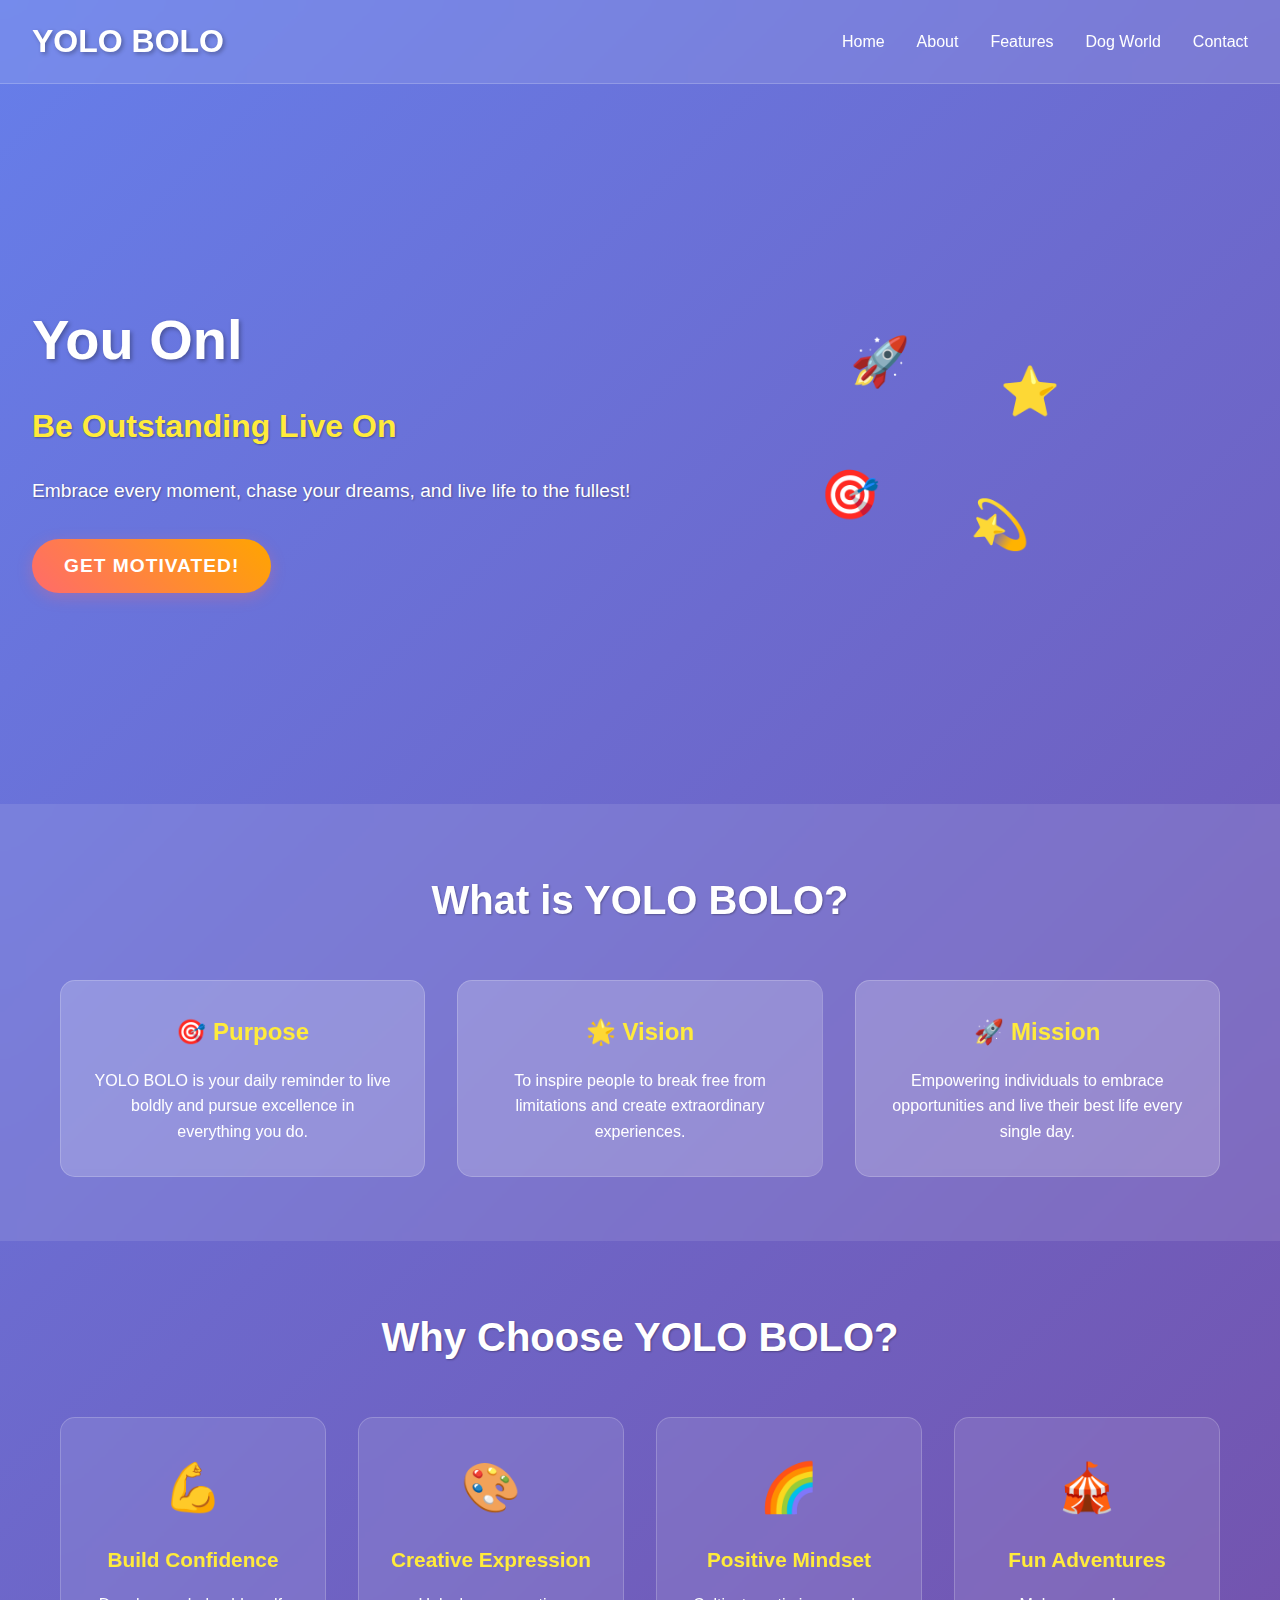
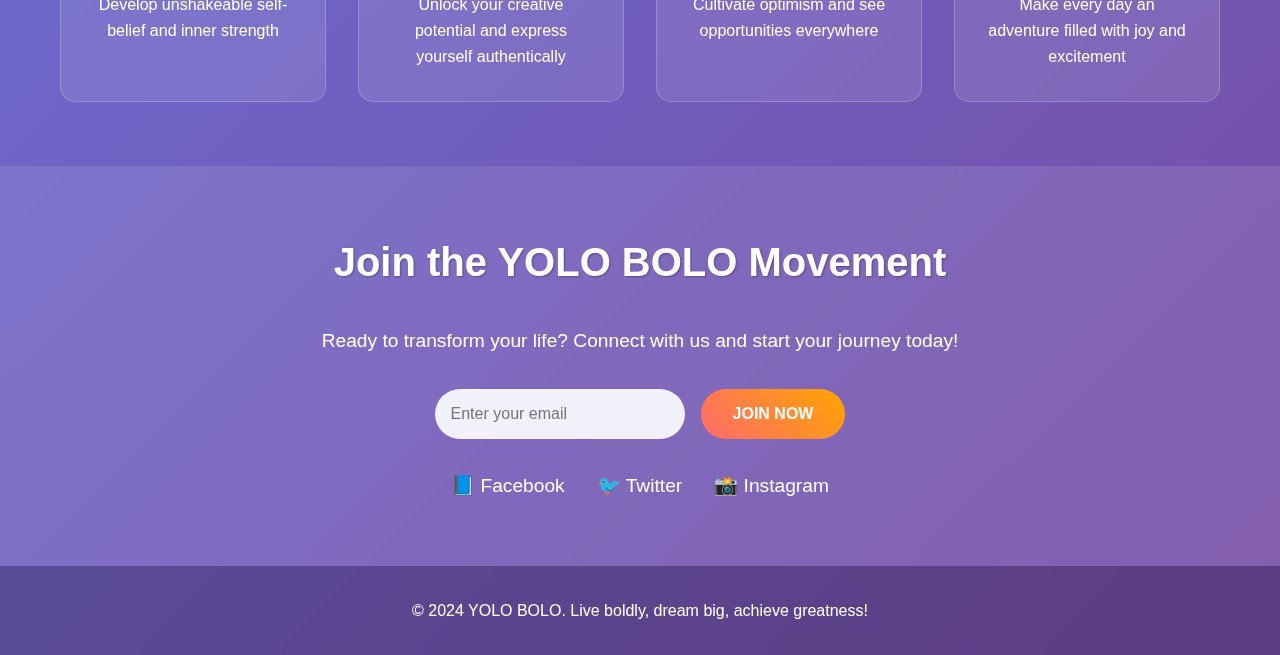
<file: index.html>
<!DOCTYPE html>
<html lang="en">
<head>
    <meta charset="UTF-8">
    <meta name="viewport" content="width=device-width, initial-scale=1.0">
    <title>YOLO BOLO - You Only Live Once, Be Outstanding Live On</title>
    <link rel="stylesheet" href="style.css">
</head>
<body>
    <header>
        <nav>
            <div class="logo">
                <h1>YOLO BOLO</h1>
            </div>
            <ul class="nav-links">
                <li><a href="#home">Home</a></li>
                <li><a href="#about">About</a></li>
                <li><a href="#features">Features</a></li>
                <li><a href="dog.html">Dog World</a></li>
                <li><a href="#contact">Contact</a></li>
            </ul>
        </nav>
    </header>

    <main>
        <section id="home" class="hero">
            <div class="hero-content">
                <h2>You Only Live Once</h2>
                <h3>Be Outstanding Live On</h3>
                <p>Embrace every moment, chase your dreams, and live life to the fullest!</p>
                <button class="cta-button" onclick="showMotivation()">Get Motivated!</button>
            </div>
            <div class="hero-visual">
                <div class="floating-elements" role="img" aria-label="Decorative motivational animations">
                    <div class="element" aria-label="Rocket emoji">🚀</div>
                    <div class="element" aria-label="Star emoji">⭐</div>
                    <div class="element" aria-label="Target emoji">🎯</div>
                    <div class="element" aria-label="Sparkles emoji">💫</div>
                </div>
            </div>
        </section>

        <section id="about" class="about">
            <div class="container">
                <h2>What is YOLO BOLO?</h2>
                <div class="about-grid">
                    <div class="about-card">
                        <h3>🎯 Purpose</h3>
                        <p>YOLO BOLO is your daily reminder to live boldly and pursue excellence in everything you do.</p>
                    </div>
                    <div class="about-card">
                        <h3>🌟 Vision</h3>
                        <p>To inspire people to break free from limitations and create extraordinary experiences.</p>
                    </div>
                    <div class="about-card">
                        <h3>🚀 Mission</h3>
                        <p>Empowering individuals to embrace opportunities and live their best life every single day.</p>
                    </div>
                </div>
            </div>
        </section>

        <section id="features" class="features">
            <div class="container">
                <h2>Why Choose YOLO BOLO?</h2>
                <div class="features-grid">
                    <div class="feature-card">
                        <div class="feature-icon">💪</div>
                        <h3>Build Confidence</h3>
                        <p>Develop unshakeable self-belief and inner strength</p>
                    </div>
                    <div class="feature-card">
                        <div class="feature-icon">🎨</div>
                        <h3>Creative Expression</h3>
                        <p>Unlock your creative potential and express yourself authentically</p>
                    </div>
                    <div class="feature-card">
                        <div class="feature-icon">🌈</div>
                        <h3>Positive Mindset</h3>
                        <p>Cultivate optimism and see opportunities everywhere</p>
                    </div>
                    <div class="feature-card">
                        <div class="feature-icon">🎪</div>
                        <h3>Fun Adventures</h3>
                        <p>Make every day an adventure filled with joy and excitement</p>
                    </div>
                </div>
            </div>
        </section>

        <section id="contact" class="contact">
            <div class="container">
                <h2>Join the YOLO BOLO Movement</h2>
                <div class="contact-content">
                    <p>Ready to transform your life? Connect with us and start your journey today!</p>
                    <div class="contact-form">
                        <input type="email" placeholder="Enter your email" id="emailInput" aria-label="Email address for joining YOLO BOLO movement">
                        <button onclick="joinMovement()" aria-label="Join the YOLO BOLO movement">Join Now</button>
                    </div>
                    <div class="social-links">
                        <a href="#" class="social-link" aria-label="Follow us on Facebook">📘 Facebook</a>
                        <a href="#" class="social-link" aria-label="Follow us on Twitter">🐦 Twitter</a>
                        <a href="#" class="social-link" aria-label="Follow us on Instagram">📸 Instagram</a>
                    </div>
                </div>
            </div>
        </section>
    </main>

    <footer>
        <div class="container">
            <p>&copy; 2024 YOLO BOLO. Live boldly, dream big, achieve greatness!</p>
        </div>
    </footer>

    <script src="utils.js"></script>
    <script src="script.js"></script>
</body>
</html>
</file>
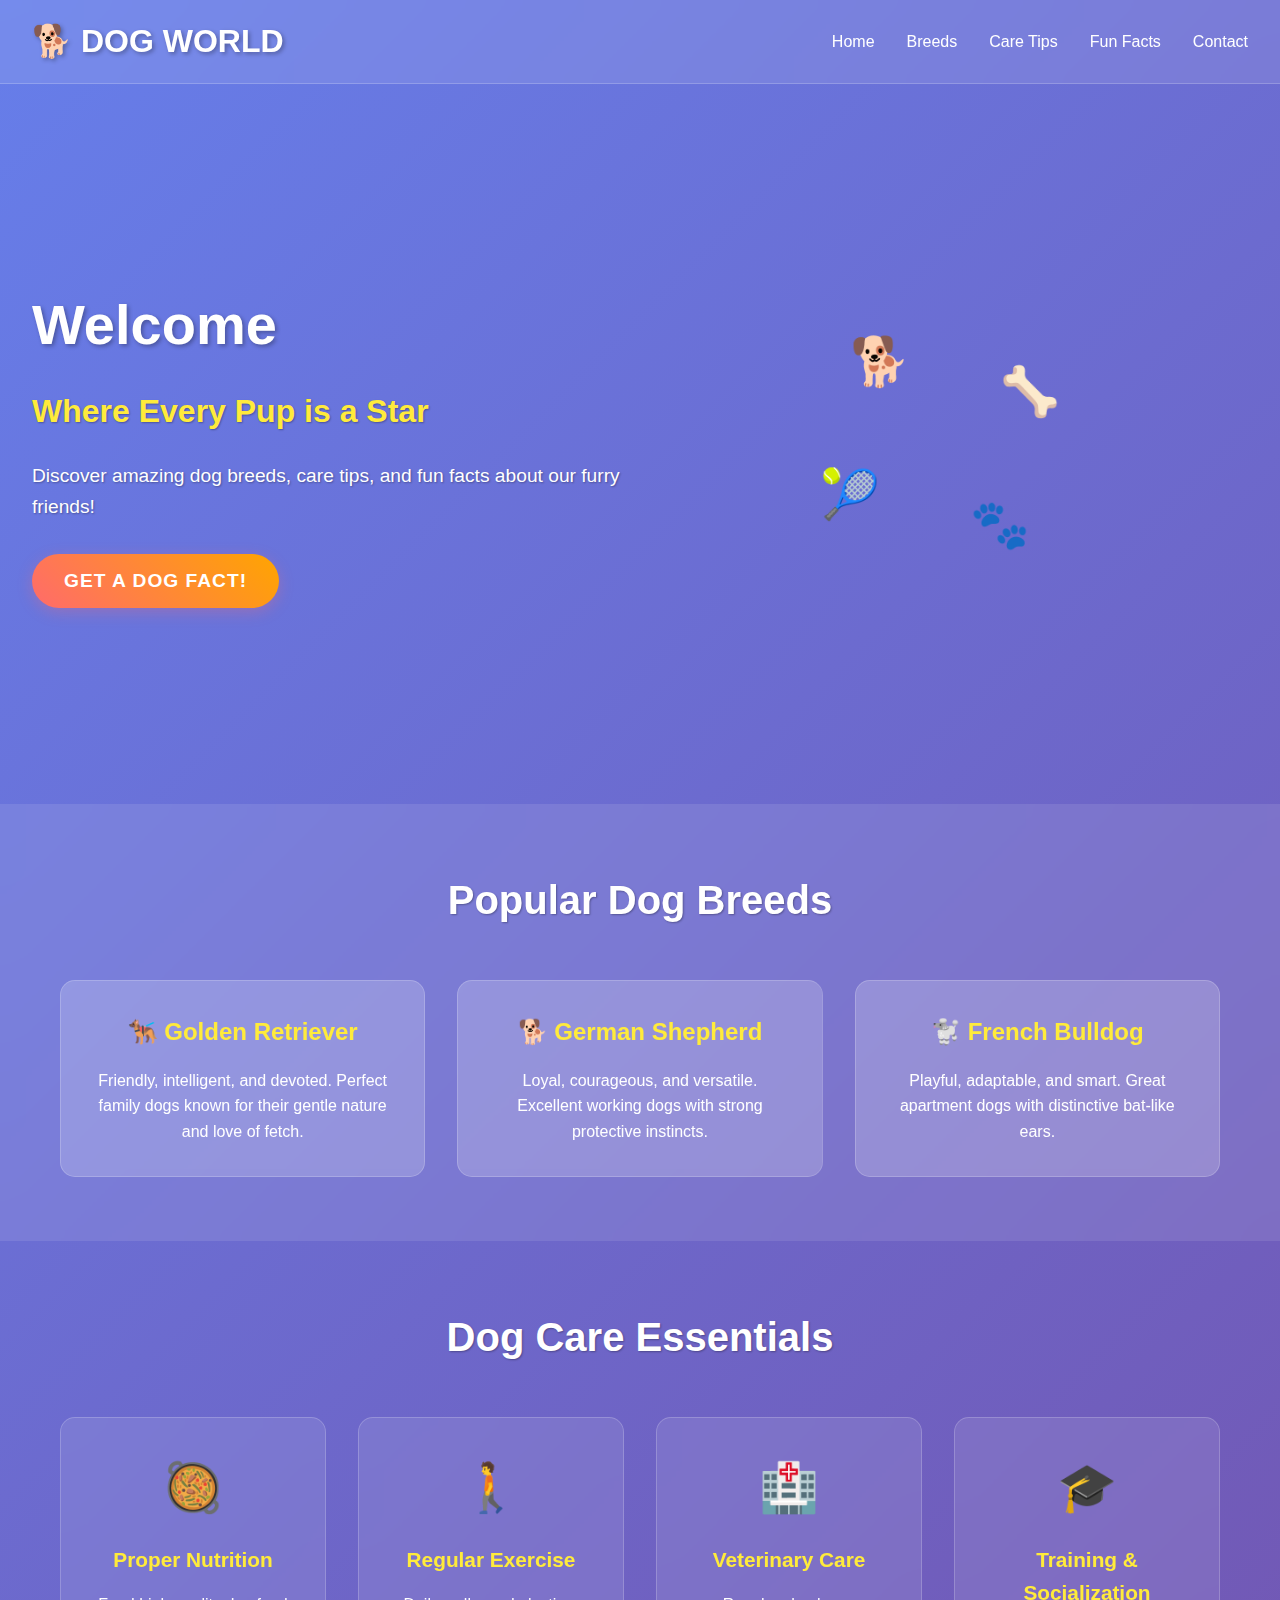
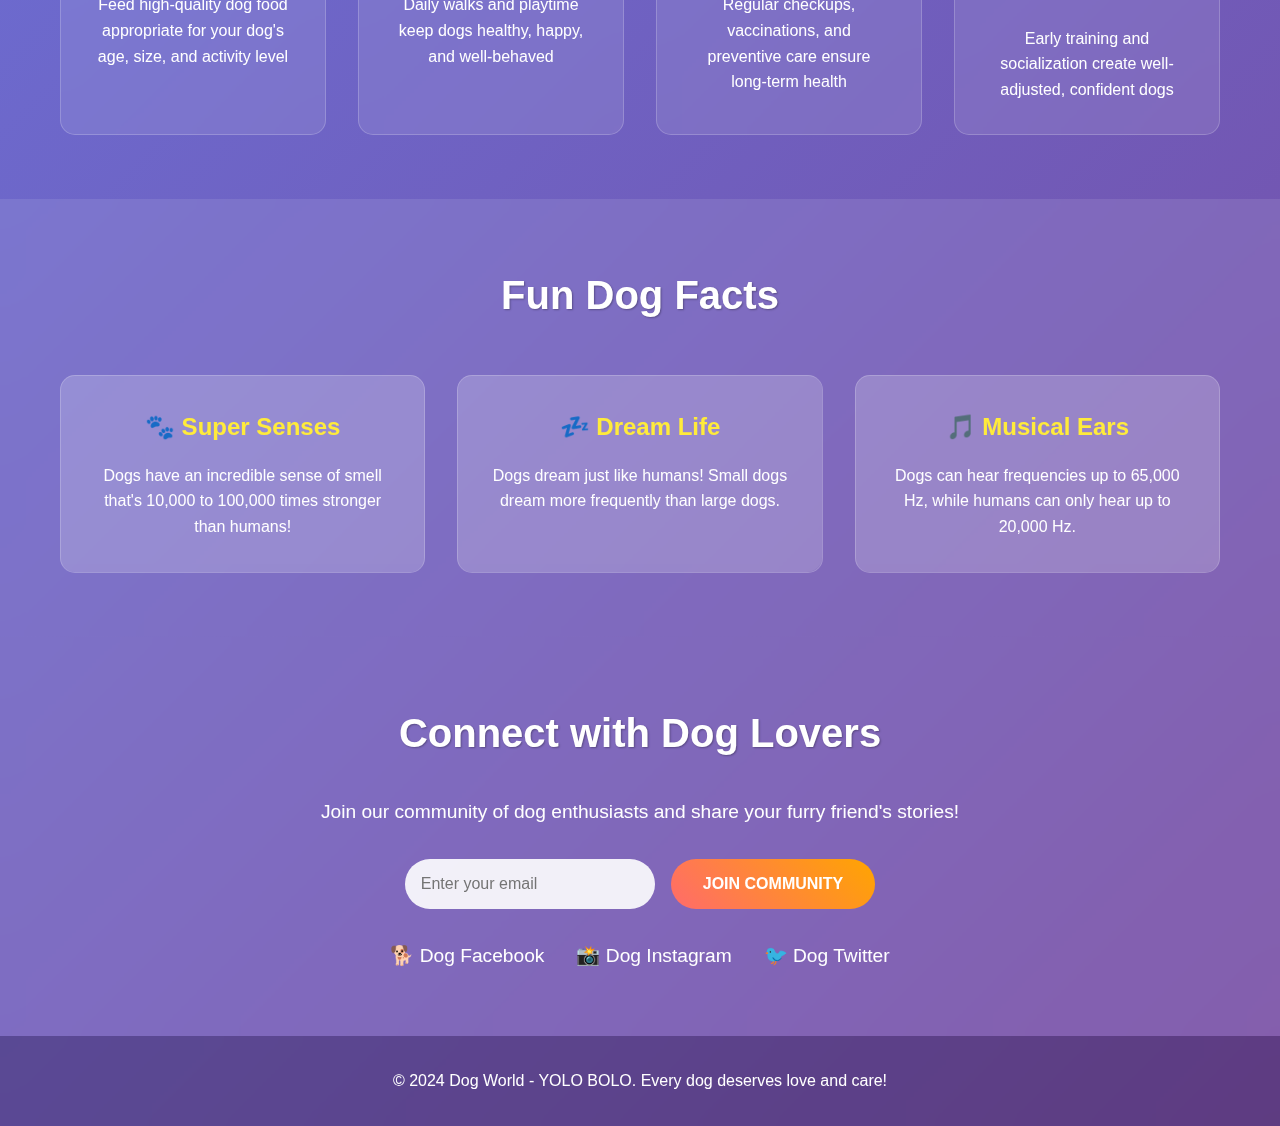
<file: dog.html>
<!DOCTYPE html>
<html lang="en">
<head>
    <meta charset="UTF-8">
    <meta name="viewport" content="width=device-width, initial-scale=1.0">
    <title>Dog World - YOLO BOLO</title>
    <link rel="stylesheet" href="style.css">
</head>
<body>
    <header>
        <nav>
            <div class="logo">
                <h1>🐕 DOG WORLD</h1>
            </div>
            <ul class="nav-links">
                <li><a href="index.html">Home</a></li>
                <li><a href="#breeds">Breeds</a></li>
                <li><a href="#care">Care Tips</a></li>
                <li><a href="#fun">Fun Facts</a></li>
                <li><a href="#contact">Contact</a></li>
            </ul>
        </nav>
    </header>

    <main>
        <section id="home" class="hero">
            <div class="hero-content">
                <h2>Welcome to Dog World!</h2>
                <h3>Where Every Pup is a Star</h3>
                <p>Discover amazing dog breeds, care tips, and fun facts about our furry friends!</p>
                <button class="cta-button" onclick="showDogFact()">Get a Dog Fact!</button>
            </div>
            <div class="hero-visual">
                <div class="floating-elements" role="img" aria-label="Decorative dog-themed animations">
                    <div class="element" aria-label="Dog emoji">🐕</div>
                    <div class="element" aria-label="Bone emoji">🦴</div>
                    <div class="element" aria-label="Tennis ball emoji">🎾</div>
                    <div class="element" aria-label="Paw prints emoji">🐾</div>
                </div>
            </div>
        </section>

        <section id="breeds" class="about">
            <div class="container">
                <h2>Popular Dog Breeds</h2>
                <div class="about-grid">
                    <div class="about-card">
                        <h3>🐕‍🦺 Golden Retriever</h3>
                        <p>Friendly, intelligent, and devoted. Perfect family dogs known for their gentle nature and love of fetch.</p>
                    </div>
                    <div class="about-card">
                        <h3>🐕 German Shepherd</h3>
                        <p>Loyal, courageous, and versatile. Excellent working dogs with strong protective instincts.</p>
                    </div>
                    <div class="about-card">
                        <h3>🐩 French Bulldog</h3>
                        <p>Playful, adaptable, and smart. Great apartment dogs with distinctive bat-like ears.</p>
                    </div>
                </div>
            </div>
        </section>

        <section id="care" class="features">
            <div class="container">
                <h2>Dog Care Essentials</h2>
                <div class="features-grid">
                    <div class="feature-card">
                        <div class="feature-icon">🥘</div>
                        <h3>Proper Nutrition</h3>
                        <p>Feed high-quality dog food appropriate for your dog's age, size, and activity level</p>
                    </div>
                    <div class="feature-card">
                        <div class="feature-icon">🚶</div>
                        <h3>Regular Exercise</h3>
                        <p>Daily walks and playtime keep dogs healthy, happy, and well-behaved</p>
                    </div>
                    <div class="feature-card">
                        <div class="feature-icon">🏥</div>
                        <h3>Veterinary Care</h3>
                        <p>Regular checkups, vaccinations, and preventive care ensure long-term health</p>
                    </div>
                    <div class="feature-card">
                        <div class="feature-icon">🎓</div>
                        <h3>Training & Socialization</h3>
                        <p>Early training and socialization create well-adjusted, confident dogs</p>
                    </div>
                </div>
            </div>
        </section>

        <section id="fun" class="about">
            <div class="container">
                <h2>Fun Dog Facts</h2>
                <div class="about-grid">
                    <div class="about-card">
                        <h3>🐾 Super Senses</h3>
                        <p>Dogs have an incredible sense of smell that's 10,000 to 100,000 times stronger than humans!</p>
                    </div>
                    <div class="about-card">
                        <h3>💤 Dream Life</h3>
                        <p>Dogs dream just like humans! Small dogs dream more frequently than large dogs.</p>
                    </div>
                    <div class="about-card">
                        <h3>🎵 Musical Ears</h3>
                        <p>Dogs can hear frequencies up to 65,000 Hz, while humans can only hear up to 20,000 Hz.</p>
                    </div>
                </div>
            </div>
        </section>

        <section id="contact" class="contact">
            <div class="container">
                <h2>Connect with Dog Lovers</h2>
                <div class="contact-content">
                    <p>Join our community of dog enthusiasts and share your furry friend's stories!</p>
                    <div class="contact-form">
                        <input type="email" placeholder="Enter your email" id="emailInput" aria-label="Email address for joining dog community">
                        <button onclick="joinDogCommunity()" aria-label="Join the dog community">Join Community</button>
                    </div>
                    <div class="social-links">
                        <a href="#" class="social-link" aria-label="Follow us on Facebook for dog content">🐕 Dog Facebook</a>
                        <a href="#" class="social-link" aria-label="Follow us on Instagram for dog photos">📸 Dog Instagram</a>
                        <a href="#" class="social-link" aria-label="Follow us on Twitter for dog updates">🐦 Dog Twitter</a>
                    </div>
                </div>
            </div>
        </section>
    </main>

    <footer>
        <div class="container">
            <p>&copy; 2024 Dog World - YOLO BOLO. Every dog deserves love and care!</p>
        </div>
    </footer>

    <script src="utils.js"></script>
    <script src="dog-script.js"></script>
</body>
</html>
</file>
<file: style.css>
* {
    margin: 0;
    padding: 0;
    box-sizing: border-box;
}

body {
    font-family: 'Arial', sans-serif;
    line-height: 1.6;
    color: #333;
    background: linear-gradient(135deg, #667eea 0%, #764ba2 100%);
    min-height: 100vh;
}

.container {
    max-width: 1200px;
    margin: 0 auto;
    padding: 0 20px;
}

/* Header */
header {
    background: rgba(255, 255, 255, 0.1);
    backdrop-filter: blur(10px);
    position: sticky;
    top: 0;
    z-index: 100;
    border-bottom: 1px solid rgba(255, 255, 255, 0.2);
}

nav {
    display: flex;
    justify-content: space-between;
    align-items: center;
    padding: 1rem 2rem;
}

.logo h1 {
    color: #fff;
    font-size: 2rem;
    font-weight: bold;
    text-shadow: 2px 2px 4px rgba(0, 0, 0, 0.3);
}

.nav-links {
    display: flex;
    list-style: none;
    gap: 2rem;
}

.nav-links a {
    color: #fff;
    text-decoration: none;
    font-weight: 500;
    transition: color 0.3s ease;
}

.nav-links a:hover {
    color: #ffeb3b;
}

/* Hero Section */
.hero {
    display: flex;
    align-items: center;
    justify-content: space-between;
    min-height: 80vh;
    padding: 2rem;
    color: #fff;
}

.hero-content {
    flex: 1;
    max-width: 600px;
}

.hero-content h2 {
    font-size: 3.5rem;
    margin-bottom: 1rem;
    text-shadow: 2px 2px 4px rgba(0, 0, 0, 0.3);
}

.hero-content h3 {
    font-size: 2rem;
    margin-bottom: 1.5rem;
    color: #ffeb3b;
    text-shadow: 1px 1px 2px rgba(0, 0, 0, 0.3);
}

.hero-content p {
    font-size: 1.2rem;
    margin-bottom: 2rem;
    text-shadow: 1px 1px 2px rgba(0, 0, 0, 0.3);
}

.cta-button {
    background: linear-gradient(45deg, #ff6b6b, #ffa500);
    color: #fff;
    border: none;
    padding: 1rem 2rem;
    font-size: 1.2rem;
    font-weight: bold;
    border-radius: 50px;
    cursor: pointer;
    transition: all 0.3s ease;
    text-transform: uppercase;
    letter-spacing: 1px;
    box-shadow: 0 4px 15px rgba(255, 107, 107, 0.3);
}

.cta-button:hover {
    transform: translateY(-2px);
    box-shadow: 0 6px 20px rgba(255, 107, 107, 0.4);
}

.hero-visual {
    flex: 1;
    display: flex;
    justify-content: center;
    align-items: center;
    position: relative;
}

.floating-elements {
    position: relative;
    width: 300px;
    height: 300px;
}

.element {
    position: absolute;
    font-size: 3rem;
    animation: float 6s ease-in-out infinite;
}

.element:nth-child(1) {
    top: 10%;
    left: 20%;
    animation-delay: 0s;
}

.element:nth-child(2) {
    top: 20%;
    right: 10%;
    animation-delay: 1.5s;
}

.element:nth-child(3) {
    bottom: 20%;
    left: 10%;
    animation-delay: 3s;
}

.element:nth-child(4) {
    bottom: 10%;
    right: 20%;
    animation-delay: 4.5s;
}

@keyframes float {
    0%, 100% { transform: translateY(0px); }
    50% { transform: translateY(-20px); }
}

/* Sections */
section {
    padding: 4rem 0;
}

.about {
    background: rgba(255, 255, 255, 0.1);
    backdrop-filter: blur(10px);
    color: #fff;
}

.about h2 {
    text-align: center;
    font-size: 2.5rem;
    margin-bottom: 3rem;
    text-shadow: 1px 1px 2px rgba(0, 0, 0, 0.3);
}

.about-grid {
    display: grid;
    grid-template-columns: repeat(auto-fit, minmax(300px, 1fr));
    gap: 2rem;
}

.about-card {
    background: rgba(255, 255, 255, 0.1);
    padding: 2rem;
    border-radius: 15px;
    text-align: center;
    backdrop-filter: blur(10px);
    border: 1px solid rgba(255, 255, 255, 0.2);
    transition: transform 0.3s ease;
}

.about-card:hover {
    transform: translateY(-5px);
}

.about-card h3 {
    font-size: 1.5rem;
    margin-bottom: 1rem;
    color: #ffeb3b;
}

.features {
    color: #fff;
}

.features h2 {
    text-align: center;
    font-size: 2.5rem;
    margin-bottom: 3rem;
    text-shadow: 1px 1px 2px rgba(0, 0, 0, 0.3);
}

.features-grid {
    display: grid;
    grid-template-columns: repeat(auto-fit, minmax(250px, 1fr));
    gap: 2rem;
}

.feature-card {
    background: rgba(255, 255, 255, 0.1);
    padding: 2rem;
    border-radius: 15px;
    text-align: center;
    backdrop-filter: blur(10px);
    border: 1px solid rgba(255, 255, 255, 0.2);
    transition: all 0.3s ease;
}

.feature-card:hover {
    transform: translateY(-5px);
    box-shadow: 0 10px 30px rgba(0, 0, 0, 0.2);
}

.feature-icon {
    font-size: 3rem;
    margin-bottom: 1rem;
}

.feature-card h3 {
    font-size: 1.3rem;
    margin-bottom: 1rem;
    color: #ffeb3b;
}

.contact {
    background: rgba(255, 255, 255, 0.1);
    backdrop-filter: blur(10px);
    color: #fff;
}

.contact h2 {
    text-align: center;
    font-size: 2.5rem;
    margin-bottom: 2rem;
    text-shadow: 1px 1px 2px rgba(0, 0, 0, 0.3);
}

.contact-content {
    text-align: center;
}

.contact-content p {
    font-size: 1.2rem;
    margin-bottom: 2rem;
}

.contact-form {
    display: flex;
    justify-content: center;
    gap: 1rem;
    margin-bottom: 2rem;
    flex-wrap: wrap;
}

.contact-form input {
    padding: 1rem;
    font-size: 1rem;
    border: none;
    border-radius: 25px;
    background: rgba(255, 255, 255, 0.9);
    min-width: 250px;
    outline: none;
}

.contact-form button {
    padding: 1rem 2rem;
    font-size: 1rem;
    font-weight: bold;
    border: none;
    border-radius: 25px;
    background: linear-gradient(45deg, #ff6b6b, #ffa500);
    color: #fff;
    cursor: pointer;
    transition: all 0.3s ease;
    text-transform: uppercase;
}

.contact-form button:hover {
    transform: translateY(-2px);
    box-shadow: 0 6px 20px rgba(255, 107, 107, 0.4);
}

.social-links {
    display: flex;
    justify-content: center;
    gap: 2rem;
    flex-wrap: wrap;
}

.social-link {
    color: #fff;
    text-decoration: none;
    font-size: 1.2rem;
    transition: color 0.3s ease;
}

.social-link:hover {
    color: #ffeb3b;
}

/* Footer */
footer {
    background: rgba(0, 0, 0, 0.2);
    color: #fff;
    text-align: center;
    padding: 2rem;
    backdrop-filter: blur(10px);
}

/* Responsive Design */
@media (max-width: 768px) {
    .hero {
        flex-direction: column;
        text-align: center;
    }
    
    .hero-content h2 {
        font-size: 2.5rem;
    }
    
    .nav-links {
        display: none;
    }
    
    .features-grid,
    .about-grid {
        grid-template-columns: 1fr;
    }
}

/* Animations */
@keyframes bounce {
    0%, 20%, 50%, 80%, 100% {
        transform: translateY(0);
    }
    40% {
        transform: translateY(-10px);
    }
    60% {
        transform: translateY(-5px);
    }
}

.bounce {
    animation: bounce 2s infinite;
}

/* Notification styles */
.notification {
    position: fixed;
    top: 20px;
    right: 20px;
    background: linear-gradient(45deg, #4caf50, #45a049);
    color: white;
    padding: 1rem 2rem;
    border-radius: 10px;
    z-index: 1000;
    box-shadow: 0 4px 15px rgba(0, 0, 0, 0.2);
    transform: translateX(100%);
    transition: transform 0.3s ease;
}

.notification.show {
    transform: translateX(0);
}
</file>
